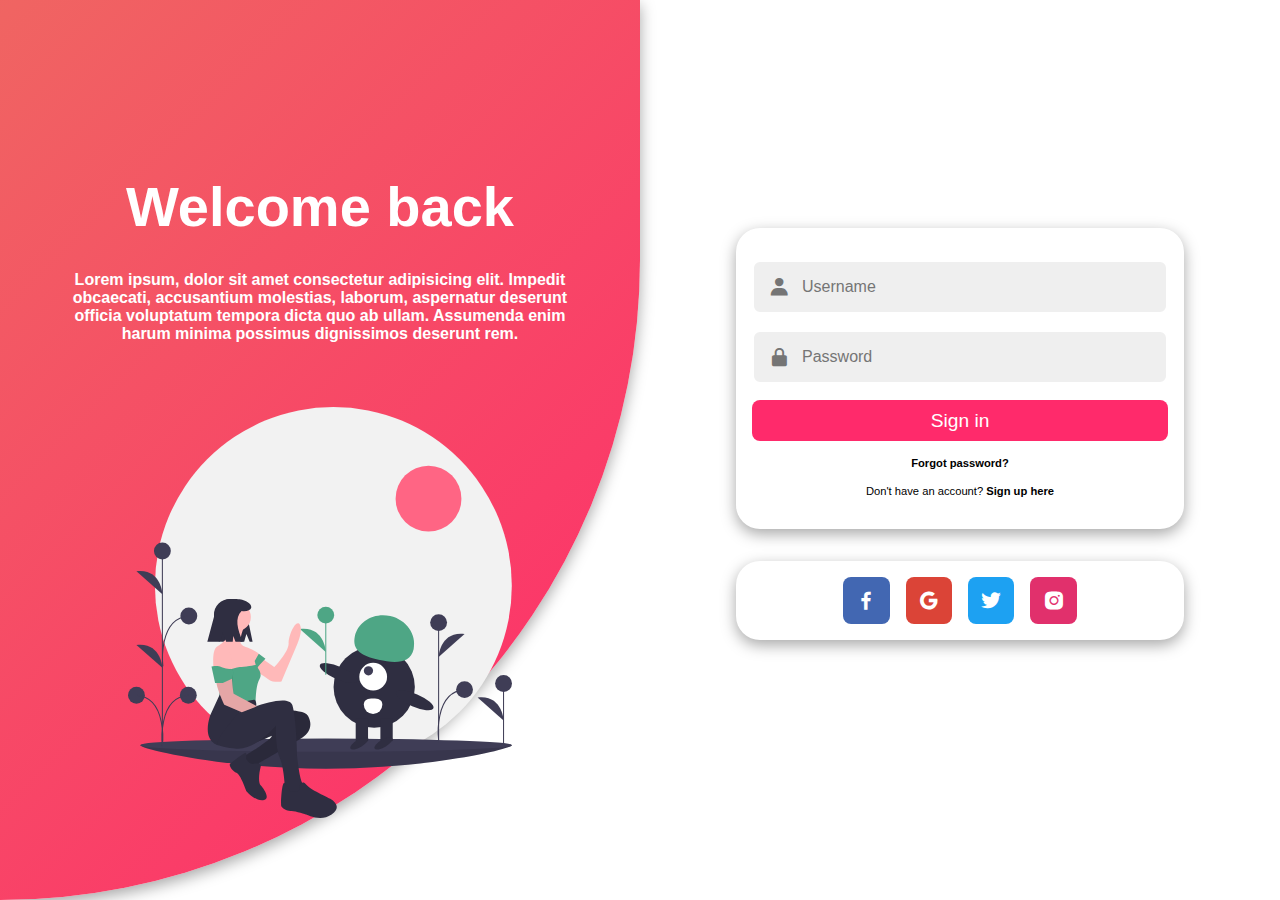
<file: login/index.html>
<!DOCTYPE html>
<html lang="en">

<head>
	<meta charset="UTF-8">
	<meta name="viewport" content="width=device-width, initial-scale=1.0">
	<link href='https://unpkg.com/boxicons@2.0.7/css/boxicons.min.css' rel='stylesheet'>
	<link rel="stylesheet" href="style.css">
	<title>
		Animated login signup
	</title>
</head>

<body>
	<div id="container" class="container">
		<!-- FORM SECTION -->
		<div class="row">
			<!-- SIGN UP -->
			<div class="col align-items-center flex-col sign-up">
				<div class="form-wrapper align-items-center">
					<div class="form sign-up">
						<div class="input-group">
							<i class='bx bxs-user'></i>
							<input type="text" placeholder="Username">
						</div>
						<div class="input-group">
							<i class='bx bx-mail-send'></i>
							<input type="email" placeholder="Email">
						</div>
						<div class="input-group">
							<i class='bx bxs-lock-alt'></i>
							<input type="password" placeholder="Password">
						</div>
						<div class="input-group">
							<i class='bx bxs-lock-alt'></i>
							<input type="password" placeholder="Confirm password">
						</div>
						<button>
							Sign up
						</button>
						<p>
							<span>
								Already have an account?
							</span>
							<b onclick="toggle()" class="pointer">
								Sign in here
							</b>
						</p>
					</div>
				</div>
				<div class="form-wrapper">
					<div class="social-list align-items-center sign-up">
						<div class="align-items-center facebook-bg">
							<i class='bx bxl-facebook'></i>
						</div>
						<div class="align-items-center google-bg">
							<i class='bx bxl-google'></i>
						</div>
						<div class="align-items-center twitter-bg">
							<i class='bx bxl-twitter'></i>
						</div>
						<div class="align-items-center insta-bg">
							<i class='bx bxl-instagram-alt'></i>
						</div>
					</div>
				</div>
			</div>
			<!-- END SIGN UP -->
			<!-- SIGN IN -->
			<div class="col align-items-center flex-col sign-in">
				<div class="form-wrapper align-items-center">
					<div class="form sign-in">
						<div class="input-group">
							<i class='bx bxs-user'></i>
							<input type="text" placeholder="Username">
						</div>
						<div class="input-group">
							<i class='bx bxs-lock-alt'></i>
							<input type="password" placeholder="Password">
						</div>
						<button>
							Sign in
						</button>
						<p>
							<b>
								Forgot password?
							</b>
						</p>
						<p>
							<span>
								Don't have an account?
							</span>
							<b onclick="toggle()" class="pointer">
								Sign up here
							</b>
						</p>
					</div>
				</div>
				<div class="form-wrapper">
					<div class="social-list align-items-center sign-in">
						<div class="align-items-center facebook-bg">
							<i class='bx bxl-facebook'></i>
						</div>
						<div class="align-items-center google-bg">
							<i class='bx bxl-google'></i>
						</div>
						<div class="align-items-center twitter-bg">
							<i class='bx bxl-twitter'></i>
						</div>
						<div class="align-items-center insta-bg">
							<i class='bx bxl-instagram-alt'></i>
						</div>
					</div>
				</div>
			</div>
			<!-- END SIGN IN -->
		</div>
		<!-- END FORM SECTION -->
		<!-- CONTENT SECTION -->
		<div class="row content-row">
			<!-- SIGN IN CONTENT -->
			<div class="col align-items-center flex-col">
				<div class="text sign-in">
					<h2>
						Welcome back
					</h2>
					<p>
						Lorem ipsum, dolor sit amet consectetur adipisicing elit. Impedit obcaecati, accusantium
						molestias, laborum, aspernatur deserunt officia voluptatum tempora dicta quo ab ullam. Assumenda
						enim harum minima possimus dignissimos deserunt rem.
					</p>
				</div>
				<div class="img sign-in">
					<img src="assets/undraw_different_love_a3rg.svg" alt="welcome">
				</div>
			</div>
			<!-- END SIGN IN CONTENT -->
			<!-- SIGN UP CONTENT -->
			<div class="col align-items-center flex-col">
				<div class="img sign-up">
					<img src="assets/undraw_creative_team_r90h.svg" alt="welcome">
				</div>
				<div class="text sign-up">
					<h2>
						Join with us
					</h2>
					<p>
						Lorem ipsum, dolor sit amet consectetur adipisicing elit. Impedit obcaecati, accusantium
						molestias, laborum, aspernatur deserunt officia voluptatum tempora dicta quo ab ullam. Assumenda
						enim harum minima possimus dignissimos deserunt rem.
					</p>
				</div>
			</div>
			<!-- END SIGN UP CONTENT -->
		</div>
		<!-- END CONTENT SECTION -->
	</div>

	<script src="index.js"></script>
</body>

</html>
</file>
<file: login/style.css>
:root {
    --primary-color: #ff2a6b;
    --secondary-color: #d0df4f;
    --black: #000000;
    --white: #ffffff;
    --gray: #efefef;
    --gray-2: #757575;

    --facebook-color: #4267B2;
    --google-color: #DB4437;
    --twitter-color: #1DA1F2;
    --insta-color: #E1306C;
}

@import url('https://fonts.googleapis.com/css2?family=Poppins:wght@200;300;400;500;600&display=swap');

* {
    font-family: 'Poppins', sans-serif;
    margin: 0;
    padding: 0;
    box-sizing: border-box;
}

html,
body {
    height: 100vh;
    overflow: hidden;
}

.container {
    position: relative;
    min-height: 100vh;
    overflow: hidden;
}

.row {
    display: flex;
    flex-wrap: wrap;
    height: 100vh;
}

.col {
    width: 50%;
}

.align-items-center {
    display: flex;
    align-items: center;
    justify-content: center;
    text-align: center;
}

.form-wrapper {
    width: 100%;
    max-width: 28rem;
}

.form {
    padding: 1rem;
    background-color: var(--white);
    border-radius: 1.5rem;
    width: 100%;
    box-shadow: rgba(0, 0, 0, 0.35) 0px 5px 15px;
    transform: scale(0);
    transition: .5s ease-in-out;
    transition-delay: 1s;
}

.input-group {
    position: relative;
    width: 100%;
    margin: 1rem 0;
}

.input-group i {
    position: absolute;
    top: 50%;
    left: 1rem;
    transform: translateY(-50%);
    font-size: 1.4rem;
    color: var(--gray-2);
}

.input-group input {
    width: 100%;
    padding: 1rem 3rem;
    font-size: 1rem;
    background-color: var(--gray);
    border-radius: .5rem;
    border: 0.125rem solid var(--white);
    outline: none;
}

.input-group input:focus {
    border: 0.125rem solid var(--primary-color);
}

.form button {
    cursor: pointer;
    width: 100%;
    padding: .6rem 0;
    border-radius: .5rem;
    border: none;
    background-color: var(--primary-color);
    color: var(--white);
    font-size: 1.2rem;
    outline: none;
}

.form p {
    margin: 1rem 0;
    font-size: .7rem;
}

.flex-col {
    flex-direction: column;
}

.social-list {
    margin: 2rem 0;
    padding: 1rem;
    border-radius: 1.5rem;
    width: 100%;
    box-shadow: rgba(0, 0, 0, 0.35) 0px 5px 15px;
    transform: scale(0);
    transition: .5s ease-in-out;
    transition-delay: 1.2s;
}

.social-list>div {
    color: var(--white);
    margin: 0 .5rem;
    padding: .7rem;
    cursor: pointer;
    border-radius: .5rem;
    cursor: pointer;
    transform: scale(0);
    transition: .5s ease-in-out;
}

.social-list>div:nth-child(1) {
    transition-delay: 1.4s;
}

.social-list>div:nth-child(2) {
    transition-delay: 1.6s;
}

.social-list>div:nth-child(3) {
    transition-delay: 1.8s;
}

.social-list>div:nth-child(4) {
    transition-delay: 2s;
}

.social-list>div>i {
    font-size: 1.5rem;
    transition: .4s ease-in-out;
}

.social-list>div:hover i {
    transform: scale(1.5);
}

.facebook-bg {
    background-color: var(--facebook-color);
}

.google-bg {
    background-color: var(--google-color);
}

.twitter-bg {
    background-color: var(--twitter-color);
}

.insta-bg {
    background-color: var(--insta-color);
}

.pointer {
    cursor: pointer;
}

.container.sign-in .form.sign-in,
.container.sign-in .social-list.sign-in,
.container.sign-in .social-list.sign-in>div,
.container.sign-up .form.sign-up,
.container.sign-up .social-list.sign-up,
.container.sign-up .social-list.sign-up>div {
    transform: scale(1);
}

.content-row {
    position: absolute;
    top: 0;
    left: 0;
    pointer-events: none;
    z-index: 6;
    width: 100%;
}

.text {
    margin: 4rem;
    color: var(--white);
}

.text h2 {
    font-size: 3.5rem;
    font-weight: 800;
    margin: 2rem 0;
    transition: 1s ease-in-out;
}

.text p {
    font-weight: 600;
    transition: 1s ease-in-out;
    transition-delay: .2s;
}

.img img {
    width: 30vw;
    transition: 1s ease-in-out;
    transition-delay: .4s;
}

.text.sign-in h2,
.text.sign-in p,
.img.sign-in img {
    transform: translateX(-250%);
}

.text.sign-up h2,
.text.sign-up p,
.img.sign-up img {
    transform: translateX(250%);
}

.container.sign-in .text.sign-in h2,
.container.sign-in .text.sign-in p,
.container.sign-in .img.sign-in img,
.container.sign-up .text.sign-up h2,
.container.sign-up .text.sign-up p,
.container.sign-up .img.sign-up img {
    transform: translateX(0);
}

/* BACKGROUND */











.container::before {
    content: "";
    position: absolute;
    top: 0;
    right: 0;
    height: 100vh;
    width: 300vw;
    transform: translate(35%, 0);
    background-image: linear-gradient(-45deg, var(--primary-color) 0%, var(--secondary-color) 100%);
    transition: 1s ease-in-out;
    z-index: 6;
    box-shadow: rgba(0, 0, 0, 0.35) 0px 5px 15px;
    border-bottom-right-radius: max(50vw, 50vh);
    border-top-left-radius: max(50vw, 50vh);
}

.container.sign-in::before {
    transform: translate(0, 0);
    right: 50%;
}

.container.sign-up::before {
    transform: translate(100%, 0);
    right: 50%;
}

/* RESPONSIVE */

@media only screen and (max-width: 425px) {

    .container::before,
    .container.sign-in::before,
    .container.sign-up::before {
        height: 100vh;
        border-bottom-right-radius: 0;
        border-top-left-radius: 0;
        z-index: 0;
        transform: none;
        right: 0;
    }

    /* .container.sign-in .col.sign-up {
        transform: translateY(100%);
    } */

    .container.sign-in .col.sign-in,
    .container.sign-up .col.sign-up {
        transform: translateY(0);
    }

    .content-row {
        align-items: flex-start !important;
    }

    .content-row .col {
        transform: translateY(0);
        background-color: unset;
    }

    .col {
        width: 100%;
        position: absolute;
        padding: 2rem;
        background-color: var(--white);
        border-top-left-radius: 2rem;
        border-top-right-radius: 2rem;
        transform: translateY(100%);
        transition: 1s ease-in-out;
    }

    .row {
        align-items: flex-end;
        justify-content: flex-end;
    }

    .form,
    .social-list {
        box-shadow: none;
        margin: 0;
        padding: 0;
    }

    .text {
        margin: 0;
    }

    .text p {
        display: none;
    }

    .text h2 {
        margin: .5rem;
        font-size: 2rem;
    }
}
</file>
